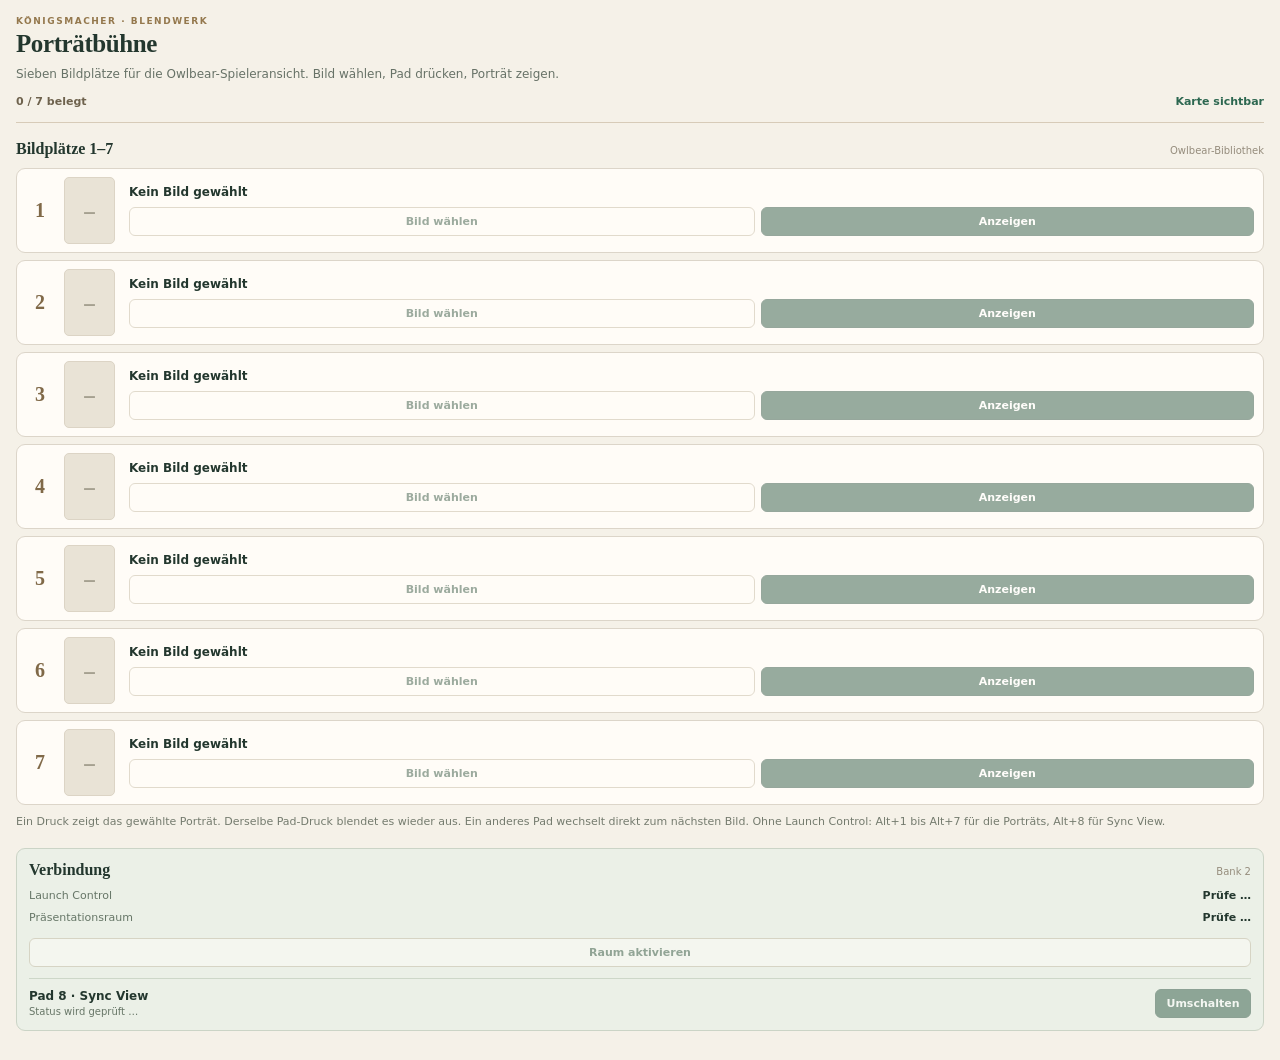
<file: index.html>
<!doctype html>
<html lang="de">
<head>
  <meta charset="UTF-8" />
  <meta name="viewport" content="width=device-width, initial-scale=1" />
  <title>Blendwerk – Porträtbühne</title>
  <link rel="stylesheet" href="./src/style.css" />
  </head>
<body>
  <main class="app-shell">
    <header class="app-header">
      <div class="eyebrow">KÖNIGSMACHER · BLENDWERK</div>
      <h1>Porträtbühne</h1>
      <p>Sieben Bildplätze für die Owlbear-Spieleransicht. Bild wählen, Pad drücken, Porträt zeigen.</p>
      <div class="overview" aria-live="polite">
        <span id="count" class="count">0 / 7 belegt</span>
        <span id="active" class="active-summary">Karte sichtbar</span>
      </div>
    </header>

    <section class="portraits" aria-label="Sieben Porträtplätze">
      <div class="section-heading">
        <h2>Bildplätze 1–7</h2>
        <span>Owlbear-Bibliothek</span>
      </div>
      <div id="portrait-list" class="portrait-list"></div>
      <p class="helper">Ein Druck zeigt das gewählte Porträt. Derselbe Pad-Druck blendet es wieder aus. Ein anderes Pad wechselt direkt zum nächsten Bild. Ohne Launch Control: Alt+1 bis Alt+7 für die Porträts, Alt+8 für Sync View.</p>
    </section>

    <section class="connection" aria-label="Launch Control und Sync View">
      <div class="section-heading"><h2>Verbindung</h2><span>Bank 2</span></div>
      <div class="connection-row">
        <span class="row-title">Launch Control</span>
        <span id="midi-status" class="connection-value">Prüfe …</span>
      </div>
      <div class="connection-row">
        <span class="row-title">Präsentationsraum</span>
        <span id="room-status" class="connection-value">Prüfe …</span>
      </div>
      <button id="midi-arm" type="button" class="button button-outline" disabled>Raum aktivieren</button>
      <div class="sync-row">
        <div class="sync-copy">
          <strong>Pad 8 · Sync View</strong>
          <span id="sync-label">Status wird geprüft …</span>
        </div>
        <button id="sync" type="button" class="button button-small" disabled>Umschalten</button>
      </div>
    </section>
    <p id="speaker-status" class="status-text" aria-live="polite"></p>
    <p id="message" class="message" role="status" aria-live="polite"></p>
  </main>
  <script type="module" src="./src/panel.js"></script>
</body>
</html>
</file>
<file: src/style.css>
:root {
  color-scheme: light;
  font-family: "Segoe UI", system-ui, sans-serif;
  color: #23372e;
  background: #f5f1e8;
  font-size: 13px;
}
* { box-sizing: border-box; }
body { margin: 0; }
.app-shell { padding: 16px 16px 18px; }
.app-header { padding-bottom: 14px; border-bottom: 1px solid #d7cbb8; }
.eyebrow { font-size: 9px; letter-spacing: .17em; font-weight: 750; color: #94784d; }
h1, h2 { font-family: Georgia, "Times New Roman", serif; }
h1 { font-size: 25px; font-weight: 650; margin: 4px 0 7px; letter-spacing: -.4px; }
h2 { font-size: 16px; font-weight: 650; margin: 0; }
p { margin: 0; }
.app-header > p { font-size: 12px; line-height: 1.5; color: #677267; }
.overview { display: flex; align-items: center; justify-content: space-between; gap: 9px; margin-top: 12px; }
.count { color: #6e624d; font-weight: 650; font-size: 11px; }
.active-summary { color: #2c6750; font-size: 11px; font-weight: 750; }
.portraits, .connection { margin-top: 17px; }
.section-heading { display: flex; align-items: baseline; justify-content: space-between; margin-bottom: 10px; gap: 10px; }
.section-heading > span { font-size: 10px; color: #958c7c; }
.portrait-list { display: grid; gap: 7px; }
.portrait-row {
  display: grid; grid-template-columns: 28px 55px minmax(0, 1fr);
  align-items: center; gap: 10px;
  border: 1px solid #dcd5c9; background: #fffcf7;
  border-radius: 9px; padding: 8px 9px;
  min-width: 0; transition: border-color .15s, background-color .15s;
}
.portrait-row.is-active { border-color: #a98750; background: #f5efdf; box-shadow: inset 3px 0 #b58a47; }
.pad-number { font: 700 20px Georgia, serif; text-align: center; color: #806948; }
.is-active .pad-number { color: #2d634a; }
.thumb { height: 67px; width: 51px; border-radius: 5px; background: #e9e3d6;
  display: grid; place-items: center; overflow: hidden; border: 1px solid #dcd4c5; }
.thumb img { display: block; height: 100%; width: 100%; object-fit: contain; background: #1e342b; }
.thumb img[hidden], .thumb span[hidden] { display: none; }
.placeholder { color: #a5a090; font-size: 27px; line-height: 1; }
.portrait-info { display: grid; gap: 8px; min-width: 0; }
.portrait-name { display: block; font-size: 12px; white-space: nowrap; overflow: hidden; text-overflow: ellipsis; font-weight: 650; }
.row-actions { display: flex; gap: 6px; }
.button { cursor: pointer; font-family: inherit; font-size: 11px; font-weight: 650;
  border-radius: 6px; padding: 7px 8px; min-height: 29px; border: 1px solid #264c3b; }
.button:disabled { opacity: .48; cursor: not-allowed; }
.button:focus-visible { outline: 2px solid #b58948; outline-offset: 2px; }
.button-primary { color: #fff; background: #28553f; }
.button-primary:hover:not(:disabled) { background: #1c4431; }
.button-outline { background: #fffdf8; color: #31533e; border-color: #c1b69f; }
.button-outline:hover:not(:disabled) { background: #f0e9dc; }
.row-actions .button { flex: 1; }
.row-actions .button-outline { flex: 1.15; }
.row-actions .button-primary { flex: .9; }
.is-active .button-primary { background: #916e3d; border-color: #916e3d; }
.helper { margin-top: 9px; font-size: 11px; line-height: 1.5; color: #747b6e; }
.connection { padding: 12px; border: 1px solid #cbd4c6; border-radius: 9px; background: #ebf0e7; }
.connection-row { display: flex; justify-content: space-between; gap: 10px; margin: 9px 0; font-size: 11px; }
.row-title { color: #667667; }
.connection-value { font-weight: 700; text-align: right; }
#midi-arm { width: 100%; margin: 5px 0 11px; }
.sync-row { border-top: 1px solid #cdd7c8; padding-top: 10px; display: flex; align-items: center; justify-content: space-between; gap: 8px; }
.sync-copy { display: grid; gap: 3px; }
.sync-copy strong { font-size: 12px; }
.sync-copy span { font-size: 10px; color: #677667; }
.button-small { min-width: 96px; color: #fff; background: #28553f; }
.status-text { color: #576b59; font-size: 11px; margin: 11px 0 0; }
.message { color: #26614b; font-size: 11px; margin-top: 7px; line-height: 1.4; overflow-wrap: anywhere; }
.message.error { color: #a23c36; }
@media (max-width: 370px) { .app-shell { padding: 12px; } .portrait-row { gap: 7px; padding: 7px; } }
</file>
